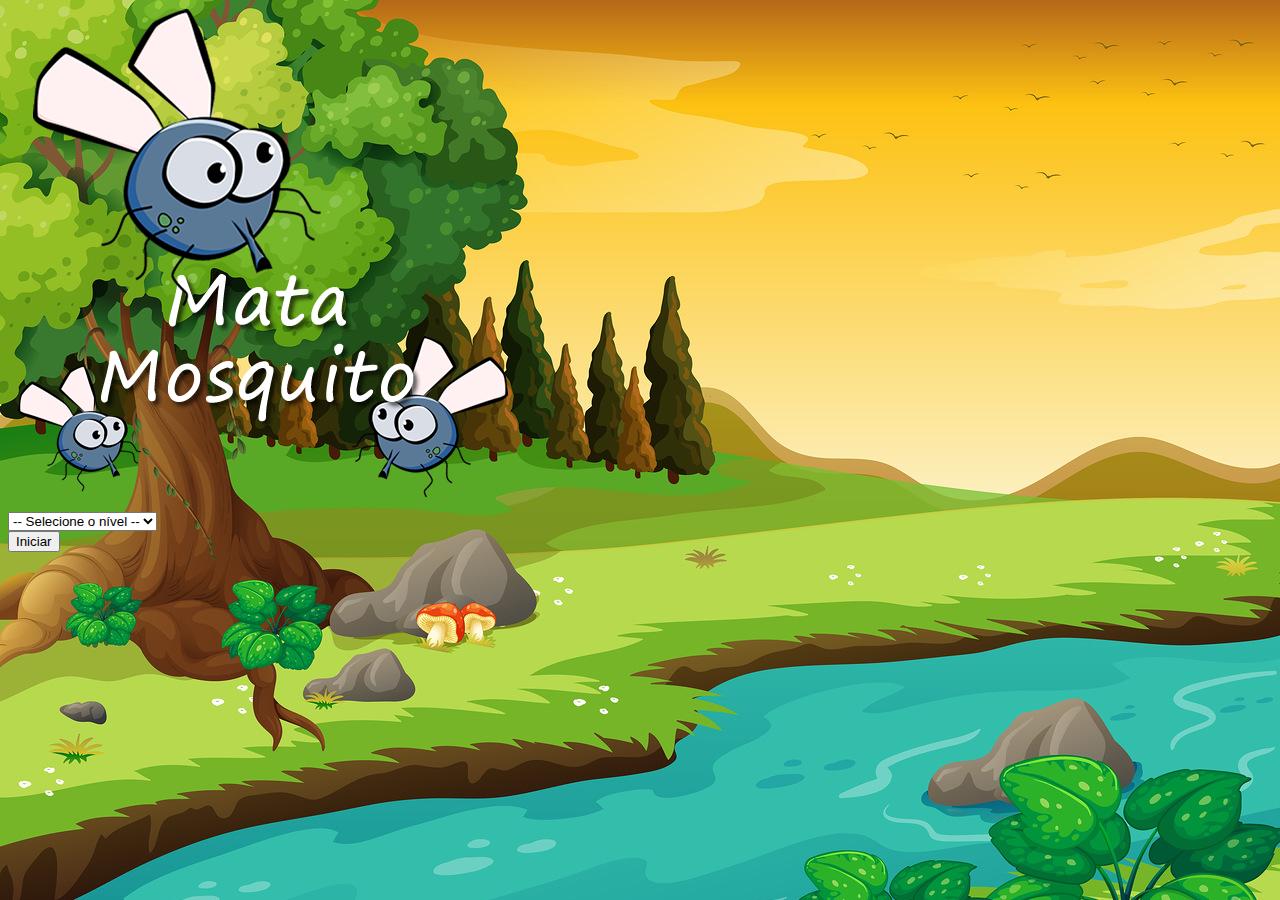
<file: index.html>
<!DOCTYPE html>
<html lang="en">
<head>
    <meta charset="UTF-8">
    <meta http-equiv="X-UA-Compatible" content="IE=edge">
    <meta name="viewport" content="width=device-width, initial-scale=1.0">
    <title>fim do jogo</title>
    <!-- CSS only -->
<link href="https://cdn.jsdelivr.net/npm/bootstrap@5.2.1/dist/css/bootstrap.min.css" rel="stylesheet" integrity="sha384-iYQeCzEYFbKjA/T2uDLTpkwGzCiq6soy8tYaI1GyVh/UjpbCx/TYkiZhlZB6+fzT" crossorigin="anonymous">
<link rel="stylesheet" href="estilo.css">

<script>
function iniciarJogo() {
    var nivel = document.getElementById('nivel').value

    if (nivel === ''){
        alert('Selecione um nível para iniciar o jogo')

        return false

    }
    window.location.href = "app.html?" + nivel
    
}
</script>
</head>
<body >


    <div class="container">
        <div class="row">
            <div class="col">
                <div class="d-flex justify-content-center">
                    <img  src="imagens/game.png" >
                </div>
            </div>
        </div>

        <div class="row">
            <div class="col">
                <div class="d-flex justify-content-center">
                    <div class="mb-2">
                        <select class="form-control" name="" id="nivel">
                            <option value="">-- Selecione o nível --</option>
                            <option value="normal">normal</option>
                            <option value="dificil">Difícil</option>
                            <option value="chucknorris">chucknorris</option>
                        </select>

                    </div>   
                </div>
            </div>
        </div>

        <div class="row">
            <div class="col">
                <div class="d-flex justify-content-center">
                    <button type="button" class="btn btn-danger btn-lg" onclick="iniciarJogo()">Iniciar</button>
                </div>
            </div>
        </div>
    </div>
    
</body>
</html>
</file>
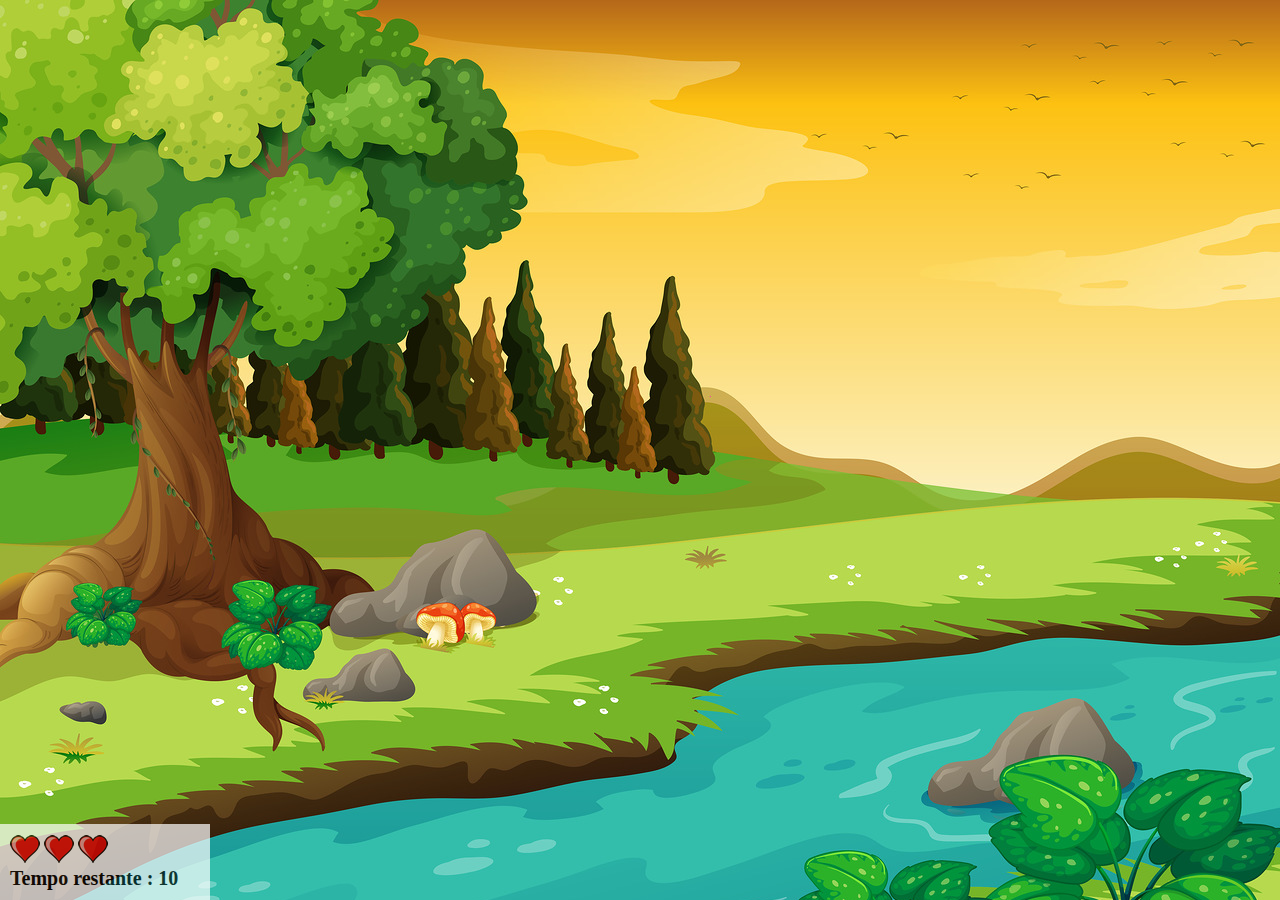
<file: app.html>
<!DOCTYPE html>
<html lang="en">
    <head>
        <meta charset="UTF-8">
        <meta http-equiv="X-UA-Compatible" content="IE=edge">
        <meta name="viewport" content="width=device-width, initial-scale=1.0">
        <title>Jogo Mata Mosquito</title>

        <link rel="stylesheet" href="estilo.css">
        <script src="jogo.js"></script>
    </head>
    <body onresize="ajustaTamanhoPalcoJogo()">

        <div class="painel">
            <div class="vidas">
                <img id = "v1" src="imagens/coracao_cheio.png" >
                <img id = "v2" src="imagens/coracao_cheio.png" >
                <img id = "v3" src="imagens/coracao_cheio.png" >

            </div>
            <div class="cronometro">
                Tempo restante : <span id="cronometro"></span>

            </div>
        </div>
        
        <script>
            
            
            document.getElementById('cronometro').innerHTML = tempo

            var criaMosquito = setInterval(function() {
                posicaoRandomica()
            },criaMosquitoTempo)



        </script>
    </body>
</html>
</file>
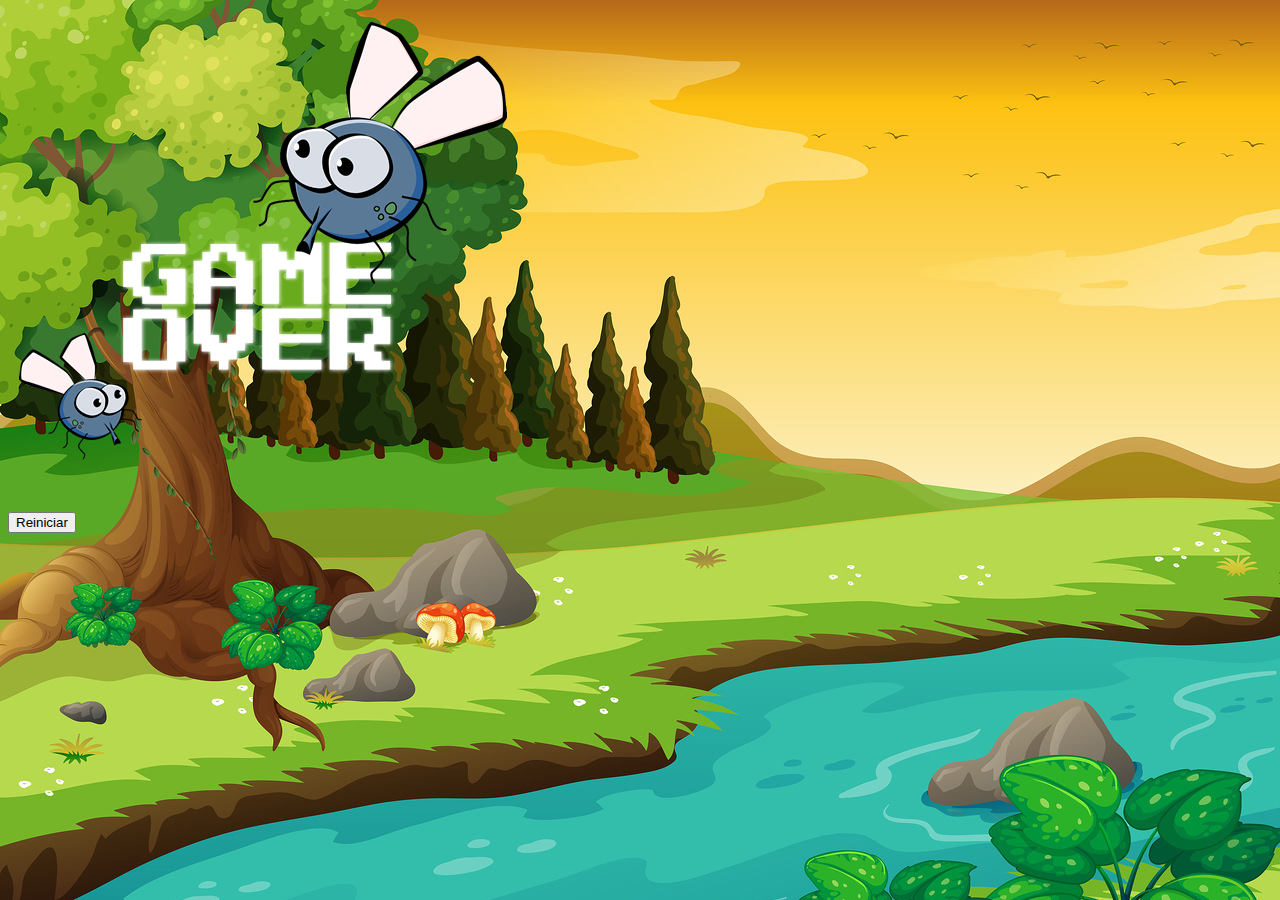
<file: fim_de_jogo.html>
<!DOCTYPE html>
<html lang="en">
<head>
    <meta charset="UTF-8">
    <meta http-equiv="X-UA-Compatible" content="IE=edge">
    <meta name="viewport" content="width=device-width, initial-scale=1.0">
    <title>fim do jogo</title>
    <!-- CSS only -->
<link href="https://cdn.jsdelivr.net/npm/bootstrap@5.2.1/dist/css/bootstrap.min.css" rel="stylesheet" integrity="sha384-iYQeCzEYFbKjA/T2uDLTpkwGzCiq6soy8tYaI1GyVh/UjpbCx/TYkiZhlZB6+fzT" crossorigin="anonymous">
<link rel="stylesheet" href="estilo.css">
</head>
<body >


    <div class="container">
        <div class="row">
            <div class="col">
                <div class="d-flex justify-content-center">
                    <img src="imagens/game_over.png" >
                </div>
            </div>
        </div>

        <div class="row">
            <div class="col">
                <div class="d-flex justify-content-center">
                    <button type="button" class="btn btn-dark btn-lg" onclick="window.location.href='index.html'">Reiniciar</button>
                </div>
            </div>
        </div>
    </div>
    
</body>
</html>
</file>
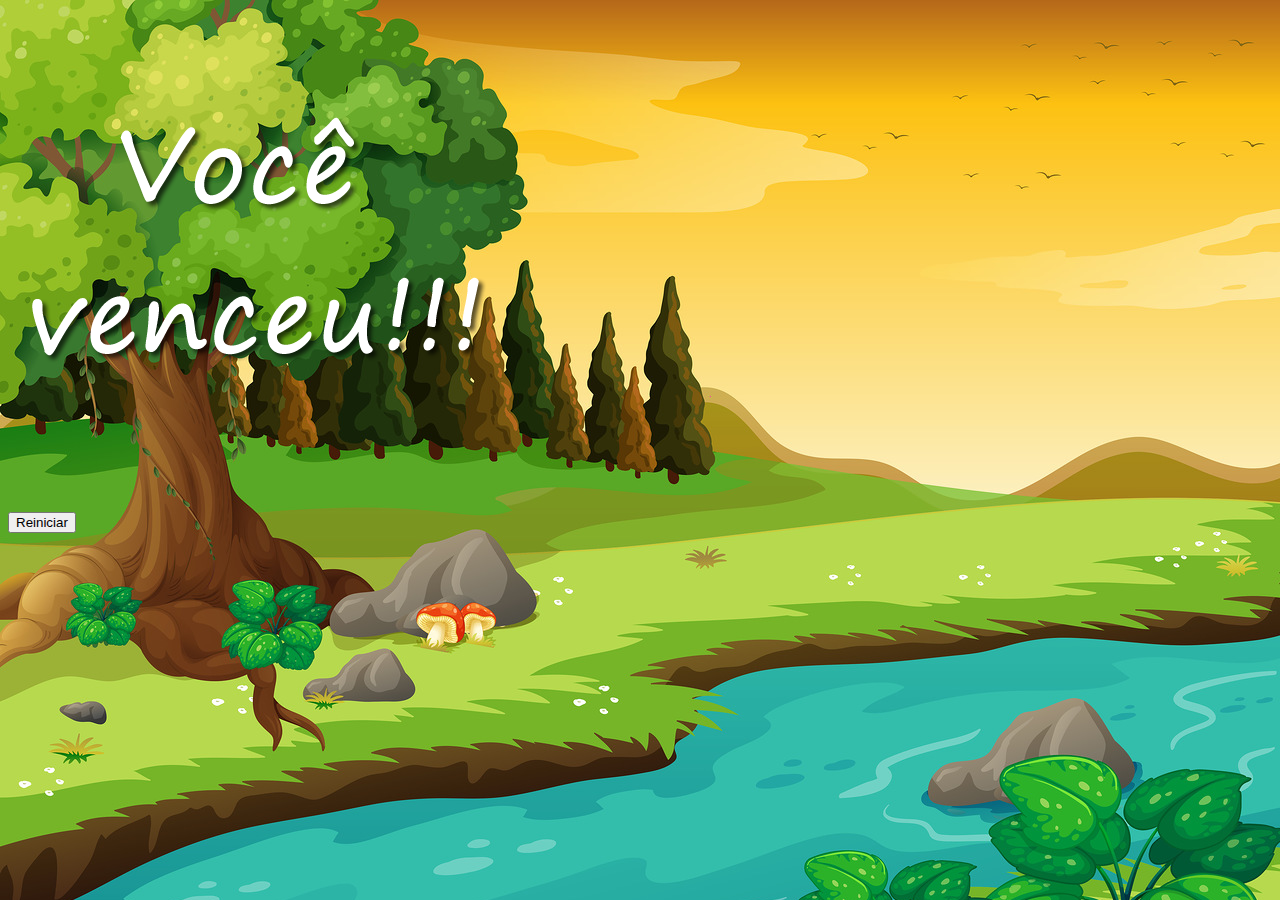
<file: vitoria.html>
<!DOCTYPE html>
<html lang="en">
<head>
    <meta charset="UTF-8">
    <meta http-equiv="X-UA-Compatible" content="IE=edge">
    <meta name="viewport" content="width=device-width, initial-scale=1.0">
    <title>fim do jogo</title>
    <!-- CSS only -->
<link href="https://cdn.jsdelivr.net/npm/bootstrap@5.2.1/dist/css/bootstrap.min.css" rel="stylesheet" integrity="sha384-iYQeCzEYFbKjA/T2uDLTpkwGzCiq6soy8tYaI1GyVh/UjpbCx/TYkiZhlZB6+fzT" crossorigin="anonymous">
<link rel="stylesheet" href="estilo.css">
</head>
<body >


    <div class="container">
        <div class="row">
            <div class="col">
                <div class="d-flex justify-content-center">
                    <img src="imagens/vitoria.png" >
                </div>
            </div>
        </div>

        <div class="row">
            <div class="col">
                <div class="d-flex justify-content-center">
                    <button type="button" class="btn btn-dark btn-lg" onclick="window.location.href='index.html'">Reiniciar</button>
                </div>
            </div>
        </div>
    </div>
    
</body>
</html>
</file>
<file: estilo.css>
html{
    cursor: url(imagens/mata_mosca.png) 30 30, auto;
}


body{
    background-image: url(imagens/bg.jpg);
    background-repeat: no-repeat;
    
    
    
    
}



.mosquito1{
height:50px ;
width: 50px;
}

.mosquito2{
    height:70px ;
    width: 70px;
 }

.mosquito3{
   height:90px ;
   width: 90px;
 }

 .ladoA{
    transform: scaleX(1);


 }
 
 .ladoB{
    transform: scaleX(-1);


 }

 .painel{
    position: absolute;
    width:190px;
    padding: 10px;
    left: 0px;
    bottom: 0px;
    border-top: solid 1px #fff; 
    background-color: #fff;
    opacity: 0.7;

 }

 .vidas{
    float:left;
 }
 .cronometro{
    float: left;
    font-size:  20px;
    font-weight: bold;
 }
</file>
